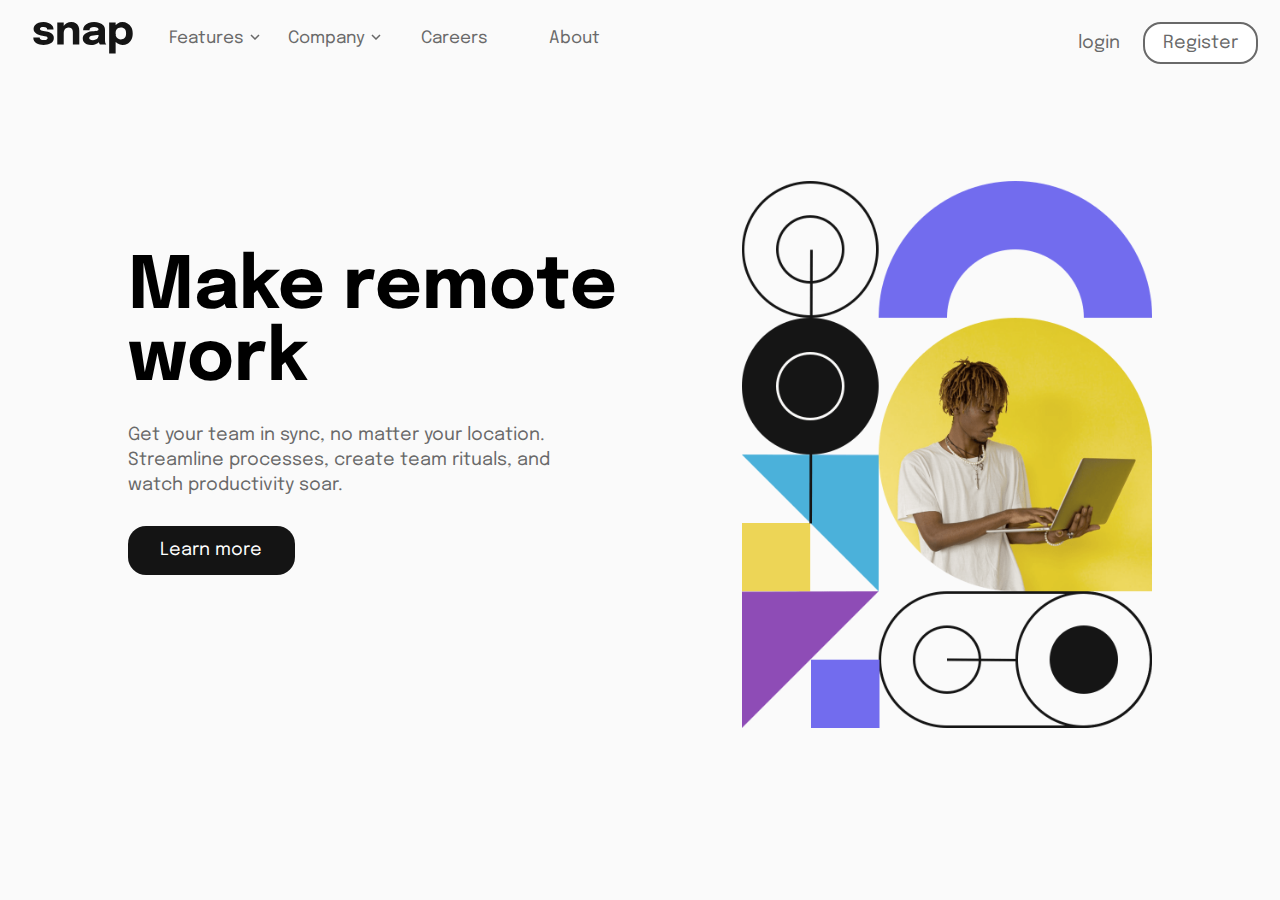
<file: intro-section/index.html>
<!DOCTYPE html>
<html lang="en">

<head>
  <meta charset="UTF-8">
  <meta name="viewport" content="width=device-width, initial-scale=1.0">
  <link rel="stylesheet" href="css/normalize.css">
  <link rel="icon" type="image/png" sizes="32x32" href="./images/favicon-32x32.png">
  <link rel="stylesheet" href="css/style.css">
  <title>Frontend Mentor | Intro section with dropdown navigation</title>
</head>

<body>
  <!-- mobile menu dark overlay effect -->
  <div id="js-dark-bg-overlay" class="dark-bg-overlay"></div>
  <!-- Mobile Dropdown Menu -->
  <div id="js-mobile-menu" class="mobile-menu">
    <img id="js-mobile-menu-close" class="mobile-menu-icon" src="images/icon-close-menu.svg" alt="">
    <ul>
      <li id="js-features-menu">Features<img id="js-features-arrow" class="arrow-icon" src="images/icon-arrow-down.svg">
      </li>
      <ol id="js-features-submenu">
        <li><img src="images/icon-todo.svg">List</li>
        <li><img src="images/icon-calendar.svg">Calendar</li>
        <li><img src="images/icon-reminders.svg">Reminders</li>
        <li><img src="images/icon-planning.svg">Planning</li>
      </ol>
      <li id="js-company-menu">Company<img id="js-company-arrow" class="arrow-icon" src="images/icon-arrow-down.svg">
      </li>
      <ol id="js-company-submenu">
        <li>History</li>
        <li>Our Team</li>
        <li>Planning</li>
      </ol>
      <li>Careers</li>
      <li>About</li>
    </ul>
    <div class="mobile-menu-btns">
      <a href="#" role="button">login</a>
      <button type="button">Register</button>
    </div>
  </div>
  <!-- Desktop Header and Menu Section -->
  <header>
    <section class="header-logo">
      <img src="images/logo.svg" alt="">
    </section>
    <nav>
      <ul class="desktop-menu">
        <li class="desktop-submenu"><a id="js-desktop-features-menu" href="#">Features<img
              id="js-desktop-features-arrow" src="images/icon-arrow-down.svg"></a>
          <ol id="js-desktop-features-submenu" class="desktop-features-submenu">
            <li><a href="#"><img src="images/icon-todo.svg">ToDo List</a></li>
            <li><a href="#"><img src="images/icon-calendar.svg">Calendar</a></li>
            <li><a href="#"><img src="images/icon-reminders.svg">Reminders</a></li>
            <li><a href="#"><img src="images/icon-planning.svg">Planning</a></li>
          </ol>
        </li>
        <li class="desktop-submenu"><a id="js-desktop-company-menu" href="#">Company<img id="js-desktop-company-arrow"
              src="images/icon-arrow-down.svg"></a>
          <ol id="js-desktop-company-submenu" class="desktop-company-submenu">
            <li><a href="#">History</a></li>
            <li><a href="#">Our Team</a></li>
            <li><a href="#">Blog</a></li>
          </ol>
        </li>
        <li><a href="#">Careers</a></li>
        <li><a href="#">About</a></li>
      </ul>
    </nav>
    <section class="header-reg-btns">
      <a href="#" role="button">login</a>
      <button type="button">Register</button>
    </section>
    <!-- hamburger image to open mobile dropdown menu. -->
    <section class="header-hamburger-menu">
      <img id="js-mobile-menu-open" class="mobile-menu-icon" src="images/icon-menu.svg" alt="">
    </section>
  </header>
  <!-- Main Content Section -->
  <main>
    <figure>
      <img class="main-hero-img" src="images/image-hero-mobile.png" alt="">
    </figure>
    <section class="main-text-container">
      <h1>Make remote work</h1>
      <p>Get your team in sync, no matter your location. Streamline processes,
        create team rituals, and watch productivity soar.</p>
      <button type="button">Learn more</button>
    </section>
  </main>
  <!-- Scripts -->
  <script src="js/script.js"></script>
</body>

</html>
</file>
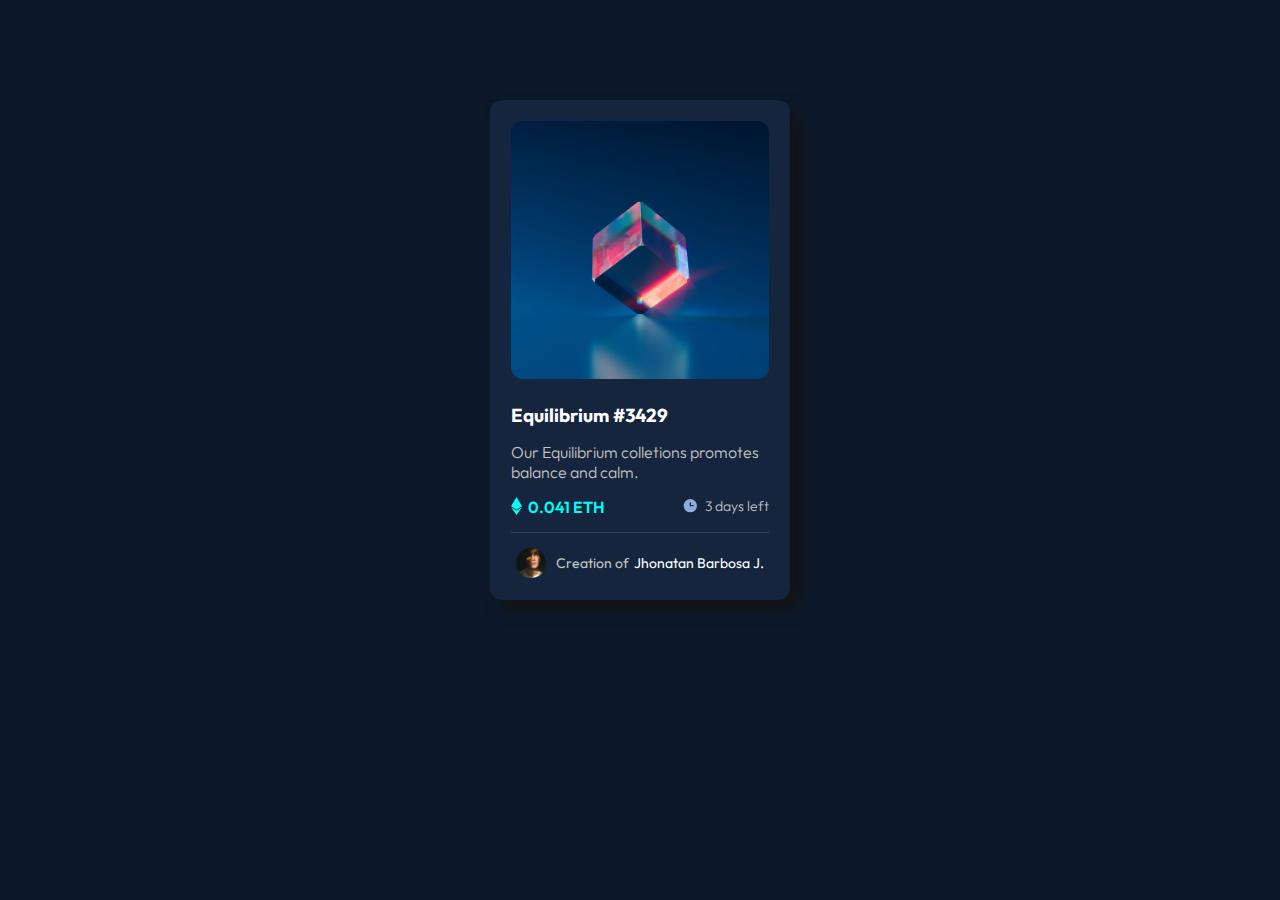
<file: nft__card/index.html>
<!DOCTYPE html>
<html lang="en">
<head>
    <meta charset="UTF-8">
    <meta http-equiv="X-UA-Compatible" content="IE=edge">
    <meta name="viewport" content="width=device-width, initial-scale=1.0">
    <link rel="stylesheet" href="style.css">
    <link rel="preconnect" href="https://fonts.googleapis.com">
    <link rel="preconnect" href="https://fonts.gstatic.com" crossorigin>
    <link href="https://fonts.googleapis.com/css2?family=Outfit:wght@300;400;600&display=swap" rel="stylesheet">
    <title>NTF</title>
</head>
<body>
    
    <div class="container__principal">
        <div class="container__img">
            <img src="/nft__card/images/image-equilibrium.jpg" alt="" class="img">
        </div>      
        <div class="container__texts">
            <h3 class="container__title">Equilibrium #3429</h3>
            <p class="container__parrafo">
                Our Equilibrium colletions promotes balance and calm.
            </p>
            <div class="container__division">
                <div class="division__eth">
                    <img src="/nft__card/images/icon-ethereum.svg" alt="" class="icon eth__icon">
                    <p class="eth__parrafo">0.041 ETH</p>
                </div>

                <div class="division__clock">
                    <img src="/nft__card/images/icon-clock.svg" alt="" class="icon clock__icon">
                    <p class="clock__parrafo">3 days left</p>
                </div>
            </div>
            <div class="container__line">
                <img src="/nft__card/images/image-avatar.png" alt="" class="icon line__icon">
                <p class="line__parrafo created">Creation of</p>
                <p class="line__parrafo name">Jhonatan Barbosa J.</p>
            </div>
        </div>
    </div>

</body>
</html>
</file>
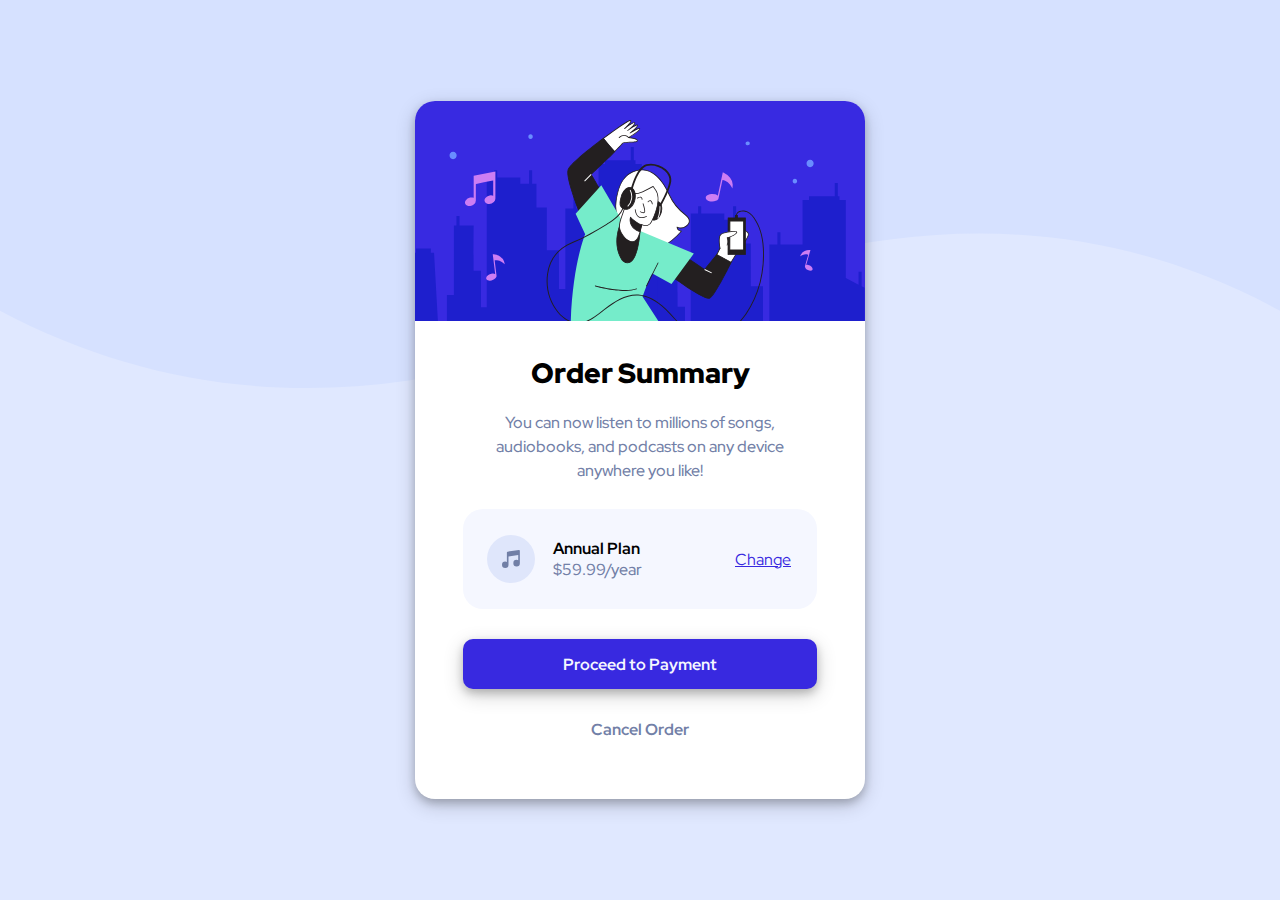
<file: order-summary/index.html>
<!DOCTYPE html>
<html lang="en">
  <head>
    <meta charset="UTF-8" />
    <meta name="viewport" content="width=device-width, initial-scale=1.0" />
    <title>Order summary card</title>
    <!-- Favicon icon -->
    <link
      rel="icon"
      type="image/png"
      sizes="32x32"
      href="./images/favicon-32x32.png"
    />
    <!-- Stylesheet -->
    <link rel="stylesheet" href="css/style.min.css" />
  </head>
  <body>
    <main class="card">
      <div class="card-content">
        <img
          class="hero-img"
          src="assets/illustration-hero.svg"
          alt="girl listening music"
        />
        <h1 class="card-heading">Order Summary</h1>
        <p class="card-text">
          You can now listen to millions of songs, audiobooks, and podcasts on
          any device anywhere you like!
        </p>
        <div class="subscription-plan">
          <img
            class="subscription-plan-icon"
            src="assets/icon-music.svg"
            alt="note icon"
          />
          <div class="subscription-details">
            <span class="plan-name">Annual Plan</span
            ><span class="subscription-price">$59.99/year</span>
          </div>
          <div class="change-plan-btn">
            <span>Change</span>
          </div>
        </div>
        <button class="payment-btn">Proceed to Payment</button>
        <p class="cancel-btn">Cancel Order</p>
      </div>
    </main>
  </body>
</html>
</file>
<file: nft__card/style.css>
*{
    margin: 0;
    box-sizing: border-box;
}

body{
    background-color:hsl(217, 54%, 11%);
    font-family: 'Outfit', sans-serif;
}

.container__principal{
    width: 300px;
    height: 500px;
    margin: 0 auto;
    margin-top: 100px;
    border-radius: 12px;
    background-color:hsl(216, 50%, 16%);
    box-shadow: 10px 10px 15px #131313;
    border: 0.1px solid transparent;
}
.container__img{
    margin: 20px;
}
.img{
    width: 100%;
    cursor: pointer;
    border-radius: 12px;
}

.container__texts{
    padding: 0 20px;
}

.container__title{
    color: white;
    cursor: pointer;
}
.container__title:hover{
    color: hsl(178, 100%, 50%);
}

.container__parrafo{
    color: #C3C2C2;
    font-weight: 300;
    padding-top: 15px;
}

.container__division{
    display: flex;
    justify-content: space-between;
}


.icon{
    vertical-align: middle;
    padding-top: 15px; 
}

.eth__parrafo{
    padding-top: 15px;
    color: hsl(178, 100%, 50%);
    display: inline-block;
    font-weight: 600;
    vertical-align: top;
    padding-left: 3px;
}

.clock__parrafo{
    padding-top: 15px;
    font-size: 14px;
    color: #C3C2C2;
    display: inline-block;
    font-weight: 300;
    vertical-align: top;
    padding-left: 3px;
}

.container__line{
    width: 100%;
    display: flex;
    justify-content: center;
    align-items: center;
    height: 60x;
    margin-top: 15px;
    border-top: 1px solid;
    border-color: hsl(215, 32%, 27%);
}

.line__icon{
    width: 30px;
}

.line__parrafo{
    padding-top: 15px;
    font-size: 14px;
}

.created{
    padding-left: 10px;
    color: #C3C2C2;
}

.name{
    padding-left: 5px;
    color: white;
    cursor:pointer;
}
.name:hover{
    color: hsl(178, 100%, 50%);
}
</file>
<file: intro-section/css/style.css>
/* General/Reset */
@import url('https://fonts.googleapis.com/css2?family=Epilogue:wght@500;700&display=swap');

:root {
    --almost-white: hsl(0, 0%, 98%);
    --medium-gray: hsl(0, 0%, 41%);
    --almost-black: hsl(0, 0%, 8%);
}

html {
    background-color: var(--almost-white);
    box-sizing: border-box;
    font-family: 'Epilogue', sans-serif;
    font-size: 18px;
}

*,
*:before,
*:after {
    box-sizing: inherit;
}

body,
h1,
h2,
h3,
h4,
h5,
h6,
p,
ol,
ul {
    margin: 0;
    padding: 0;
    font-weight: normal;
}

ol,
ul {
    list-style: none;
}

img {
    max-width: 100%;
    height: auto;
}

a {
    all: unset;
}
/* dark background overlay for mobile dropdown menu */
.dark-bg-overlay {
    display: none;
    width: 100%;
    height: 100%;
    position: fixed;
    right: 0;
    left: 0;
    top: 0;
    bottom: 0;
    background-color: rgba(0,0,0,0.5);
    z-index: 2;
}

/* pop up mobile menu */
.mobile-menu {
    display: none;
    width: 60%;
    height: 100%;
    position: fixed;
    right: 0;
    left: 0;
    top: 0;
    bottom: 0;
    background-color: white;
    margin-left: auto;
    padding: 1rem;
    text-align: right;
    z-index: 3;
}

.mobile-menu-icon {
    cursor: pointer;
}

.arrow-icon {
    margin-left: .5rem;
    padding: .25rem;
    cursor: pointer;
}

.mobile-menu ul {
    text-align: left;
}

.mobile-menu ul li {
    padding-bottom: 1rem;
}

.mobile-menu ul li img {
    margin-right: .5rem;
}

.mobile-menu ol {
    display: none;
    margin-left: 20%;
}

.mobile-menu-btns {
    text-align: center;
}

.mobile-menu-btns a {
    display: block;
    cursor: pointer;
    color: var(--medium-gray);
    padding-bottom: .8rem;
}

.mobile-menu-btns button {
    max-width: 100%;
    background-color: white;
    border: 1.5px solid var(--medium-gray);
    border-radius: .8rem;
    color: var(--medium-gray);
    cursor: pointer;
    padding: .5rem 3rem;
}

ol li, ul li {
    cursor: pointer;
    color: var(--medium-gray);
}

/* Header Section */
header {
    display: flex;
    justify-content: space-between;
    max-width: 1024px;
    margin: 0 auto;
}

.header-logo {
    padding: 1.25rem;
}

nav {
    display: none;
}

.header-reg-btns {
    display: none;
}

.header-hamburger-menu {
    padding: 1.25rem;
}

/* Main Content */
main {
    max-width: 1024px;
    margin: 0 auto;
}

figure {
    width: 100%;
    display: grid;
    place-items: center;
    margin: 0;
}

.main-text-container {
    padding: 2.5rem 1rem;
    text-align: center;
}

.main-text-container h1 {
    font-size: 1.9rem;
    font-weight: 700;
    margin-bottom: 1rem;
}

.main-text-container p {
    color: var(--medium-gray);
    font-size: .9rem;
    font-weight: 400;
    line-height: 1.4;
    margin-bottom: 1rem;
}

.main-text-container button {
    cursor: pointer;
    color: white;
    background-color: var(--almost-black);
    border: none;
    border-radius: 1rem;
    padding: .8rem 1.8rem;
}

.main-logo-container {
    display: grid;
    place-items: center;
    grid-template-columns: 1fr 1fr 1fr 1fr;
    grid-template-rows: 1fr;
    column-gap: 1rem;
    padding: 1rem;
}

/* Media Queries */
@media screen and (min-width: 1125px) {
    body {
        min-height: 100vh;
        width: 100%;
    }
    /* Header Section */
    header {
        height: 10vh;
        max-width: 100%;
        display: grid;
        grid-template-columns: .20fr .80fr 1fr;
        grid-template-rows: 1fr;
        grid-template-areas: 
            "logo nav btns";
        padding: 1.2rem;
    }

    .header-logo {
        height: 32px;
        grid-area: logo;
        padding: 0;
        margin: 0 auto;
    }

    .header-logo img {
        height: 100%;
    }

    /* Navbar */
    nav {
        height: 32px;
        width: 500px;
        grid-area: nav;
        display: inline-block;
    }

    nav ul li {
        height: 18px;
    }

    nav ul li a {
        color: var(--medium-gray);
    }

    nav ul li a img {
        margin-left: .35rem;
        padding-bottom: .15rem;
    }

    nav a:active {
        color: var(--almost-black);
    }

    /* Navbar Dropdown Menu */
    .desktop-menu {
        height: 100%;
        position: relative;
        display: flex;
        justify-content: space-evenly;
        align-items: center;
        font-size: .95rem;
    }
    
    .desktop-menu > li {
        width: 100px;
        color: var(--medium-gray);
        text-align: center;
    }

    .desktop-menu ol {
        position: relative;
        background-color: white;
        border-radius: 1rem;
        box-shadow: rgba(100, 100, 111, 0.2) 0px 7px 29px 0px;
        font-size: .8rem;
        padding: 1.1rem;
        text-align: left;;
    }

    .desktop-features-submenu {
        width: 160px;
        display: none;
        top: .6rem;
        right: 3.5rem;
    }

    .desktop-company-submenu {
        width: 120px;
        display: none;
        top: .6rem;
        right: -1rem;
    }

    .desktop-menu ol li {
        margin-bottom: .8rem;
    }

    .desktop-company-submenu li:nth-child(3) {
        margin-bottom: 0;
    }

    .desktop-menu ol li:nth-child(4) {
        margin-bottom: 0;
    } 

    .desktop-menu ol li img {
        margin-right: .5rem;
    }

    /* Navbar Registration Buttons */
    .header-reg-btns {
        grid-area: btns;
        display: inline-block;
        margin-left: auto;
    }

    .header-reg-btns button {
        background-color: white;
        border: 2px solid var(--medium-gray);
        border-radius: 1rem;
        color: var(--medium-gray);
        cursor: pointer;
        margin-left: 1rem;
        padding: .5rem 1rem;
    }

    .header-reg-btns button:active {
        border-color: var(--almost-black);
        color: var(--almost-black);
    }

    .header-reg-btns a {
        color: var(--medium-gray);
        cursor: pointer;
    }

    .header-reg-btns a:active {
        color: var(--almost-black);
    }

    .header-hamburger-menu {
        display: none;
    }

    /* Main Content */
    main {
        height: 90vh;
        max-width: 80vw;
        display: grid;
        padding: 0;
        grid-template-columns: .6fr .4fr;
        grid-template-rows: repeat(10, .5fr);
        grid-template-areas: 
            "main-text main-figure"
            "main-text main-figure"
            "main-text main-figure"
            "main-logo main-figure"
            "main-logo main-figure"
            "main-logo main-figure";
    }

    figure {
        width: 100%;
        height: 100%; 
        grid-area: main-figure;
        grid-row: 2 / 9;
        background-image: url(../images/image-hero-desktop.png);
        background-repeat: no-repeat;
        background-size: contain;
        background-position: center center;
    }

    figure img {
        display: none;
    }

    .main-text-container {
        width: 30rem;
        grid-area: main-text;
        grid-row: 3 / 7;
        padding: 0;
        margin: 0;
        text-align: left;
    }

    .main-text-container h1 {
        font-size: 4rem;
        font-weight: 700;
        line-height: 1;
        padding: 0;
        margin: 0 0 1.5rem;
    }

    .main-text-container p {
        width: 80%;
        font-size: 1rem;
        margin: 0 0 1.5rem;
        padding: 0;
    }

    .main-text-container button:active {
        background-color: white;
        border: 1px solid black;
        color: black;
    }

    .main-logo-container {
        grid-area: main-logo;
        grid-row: 8 / 9;
        column-gap: 0;
        align-self: end;
        padding: 0 10rem 0 0;
    }
    /* removes mobile menu and dark overlay effect at media query.
    had to use id and !important to override javascript. */
    #js-dark-bg-overlay, #js-mobile-menu {
        display: none!important;
    }

}

/* Javascript Classes */
.js-block {
    display: block!important;
}
</file>
<file: order-summary/css/style.min.css>
@import"https://fonts.googleapis.com/css2?family=Red+Hat+Display:wght@500;700;900&display=swap";html{font-size:62.5%}*:where(:not(html,iframe,canvas,img,svg,video):not(svg *,symbol *)){all:unset;display:revert}*,*::before,*::after{box-sizing:border-box}a,button{cursor:revert}ol,ul,menu{list-style:none}img{max-width:100%}table{border-collapse:collapse}textarea{white-space:revert}meter{-webkit-appearance:revert;appearance:revert}::placeholder{color:unset}:where([hidden]){display:none}:where([contenteditable]:not([contenteditable=false])){-moz-user-modify:read-write;-webkit-user-modify:read-write;overflow-wrap:break-word;-webkit-line-break:after-white-space}:where([draggable=true]){-webkit-user-drag:element}body{font-size:1.6rem}:root{--card-width: 32.7rem;--card-height: 56.7rem;--card-heading-font-size: 2.2rem;--card-text-font-size: 1.5rem;--card-text-padding: 0 3.6rem;--subscription-plan-width: 27.9rem;--subscription-plan-height: 8.8rem;--subscription-plan-padding: 1.6rem;--change-plan-btn-margin: 0 0 0 3.6rem;--payment-btn-width: 27.9rem;--payment-btn-height: 5rem;--payment-btn-margin: 2.4rem auto}html{min-height:100%;display:flex;flex-direction:column;align-items:center}body{font-family:"Red Hat Display",sans-serif;display:flex;align-items:center;flex-grow:1;background:url(../assets/pattern-background-mobile.svg);background-repeat:no-repeat;background-position:top center;background-size:contain;background-color:#e0e8ff}.card{width:var(--card-width);height:var(--card-height);border-radius:2rem;background-color:#fff;box-shadow:0 .4rem .8rem 0 rgba(0,0,0,.2),0 .6rem 2rem 0 rgba(0,0,0,.19);margin:7rem auto}.hero-img{border-radius:2rem 2rem 0 0}.card-heading{font-size:var(--card-heading-font-size);font-weight:900;text-align:center;margin-top:2.8rem;margin-bottom:1.9rem}.card-text{font-size:var(--card-text-font-size);font-weight:500;line-height:1.5;color:#7280a7;text-align:center;padding:var(--card-text-padding)}.subscription-plan{display:flex;align-items:center;width:var(--subscription-plan-width);height:var(--subscription-plan-height);background-color:#f5f7ff;border-radius:2rem;margin:0 auto;margin-top:2.6rem;padding:var(--subscription-plan-padding)}.subscription-plan-icon{margin-right:1.8rem}.subscription-details{display:flex;flex-direction:column}.subscription-details .plan-name{font-weight:700}.subscription-details .subscription-price{color:#7280a7;font-weight:500}.change-plan-btn{text-decoration:underline;color:#3829e0;cursor:pointer;margin:var(--change-plan-btn-margin)}.change-plan-btn:hover{color:rgba(56,41,224,.7)}.payment-btn{width:var(--payment-btn-width);height:var(--payment-btn-height);border-radius:1rem;font-weight:700;background-color:#3829e0;color:#f5f7ff;text-align:center;display:block;margin:var(--payment-btn-margin);cursor:pointer;box-shadow:0 .4rem .8rem 0 rgba(0,0,0,.2),0 .6rem 2rem 0 rgba(0,0,0,.19)}.payment-btn:hover{background-color:rgba(56,41,224,.7)}.cancel-btn{font-weight:700;color:#7280a7;text-align:center;cursor:pointer}.cancel-btn:hover{color:#1f2f56}@media(min-width: 62rem){:root{--card-width: 45rem;--card-height: 69.8rem;--card-heading-font-size: 2.8rem;--card-text-font-size: 1.6rem;--card-text-padding: 0 7.6rem;--subscription-plan-width: 35.4rem;--subscription-plan-height: 10rem;--subscription-plan-padding: 2.4rem;--change-plan-btn-margin: 0 0 0 9.3rem;--payment-btn-width: 35.4rem;--payment-btn-margin: 3rem auto}body{background:url(../assets/pattern-background-desktop.svg);background-repeat:no-repeat;background-position:top center;background-size:contain;background-color:#e0e8ff}}
</file>
